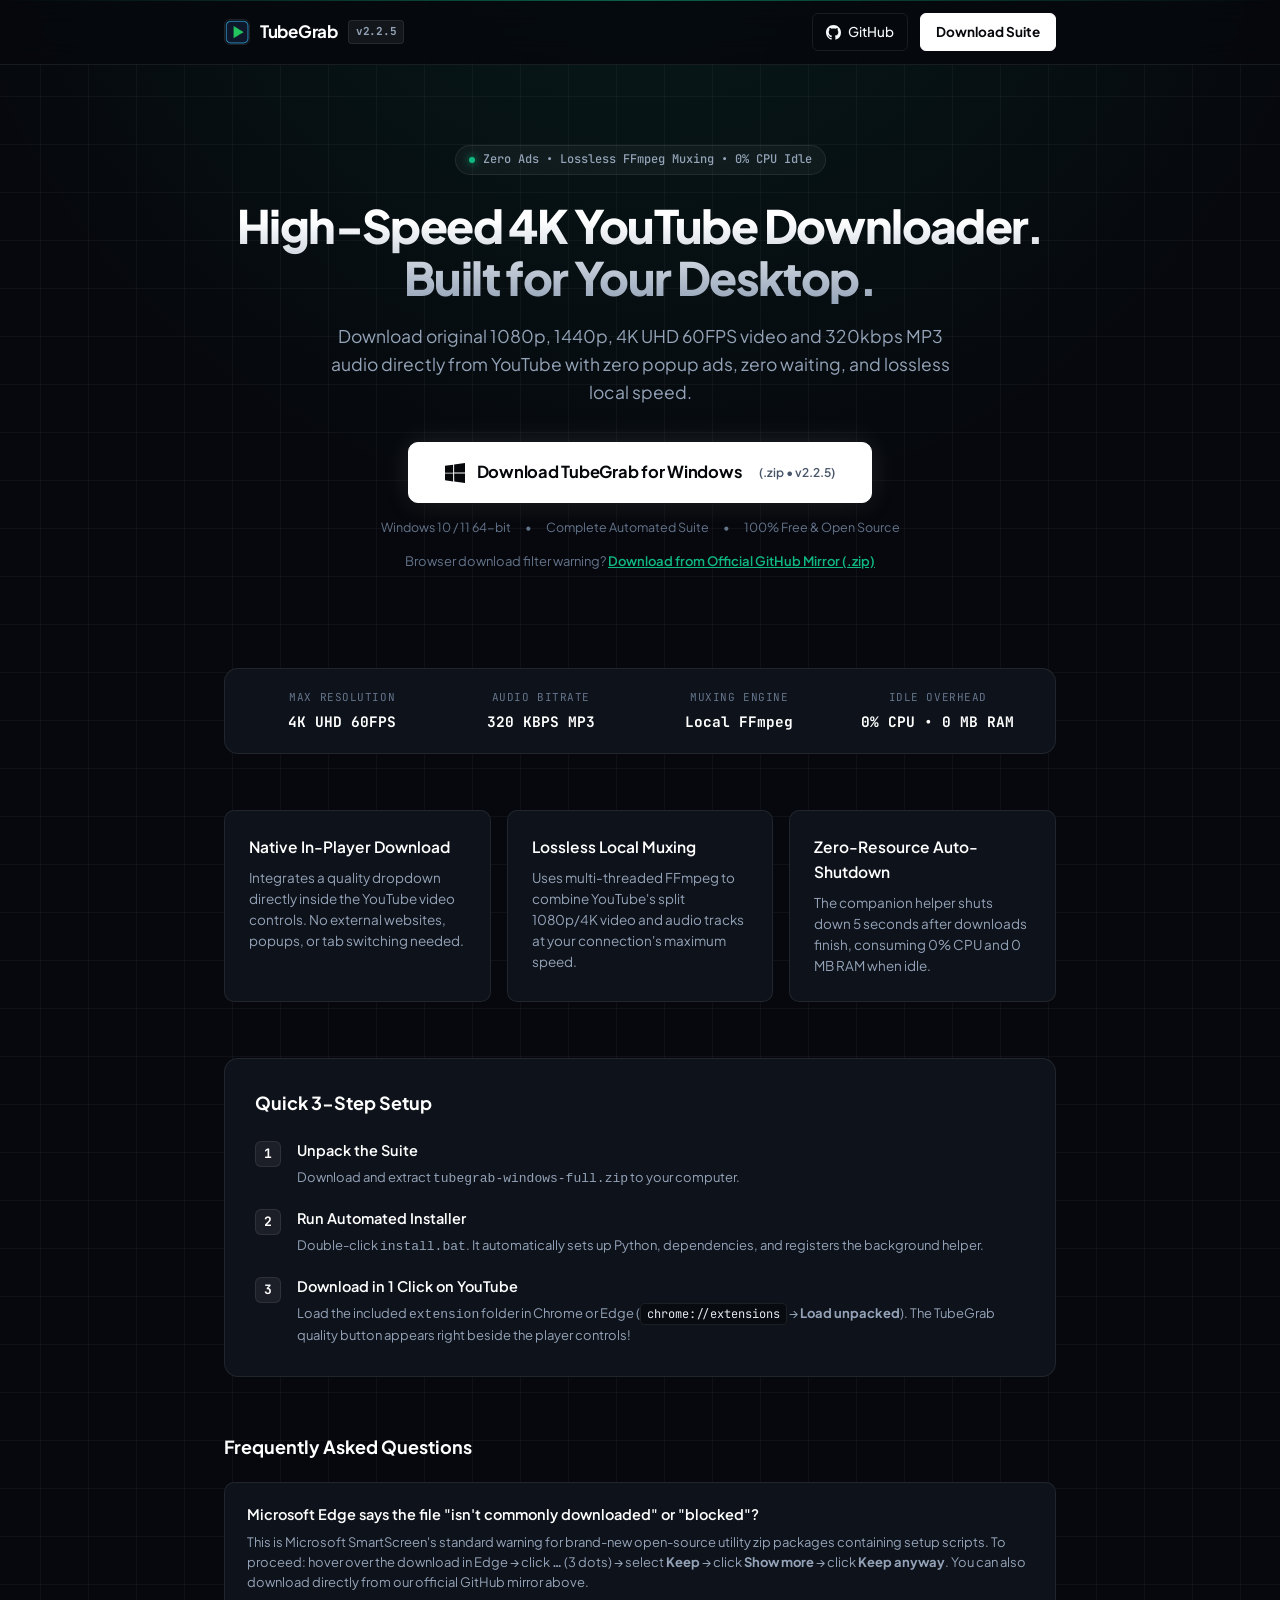
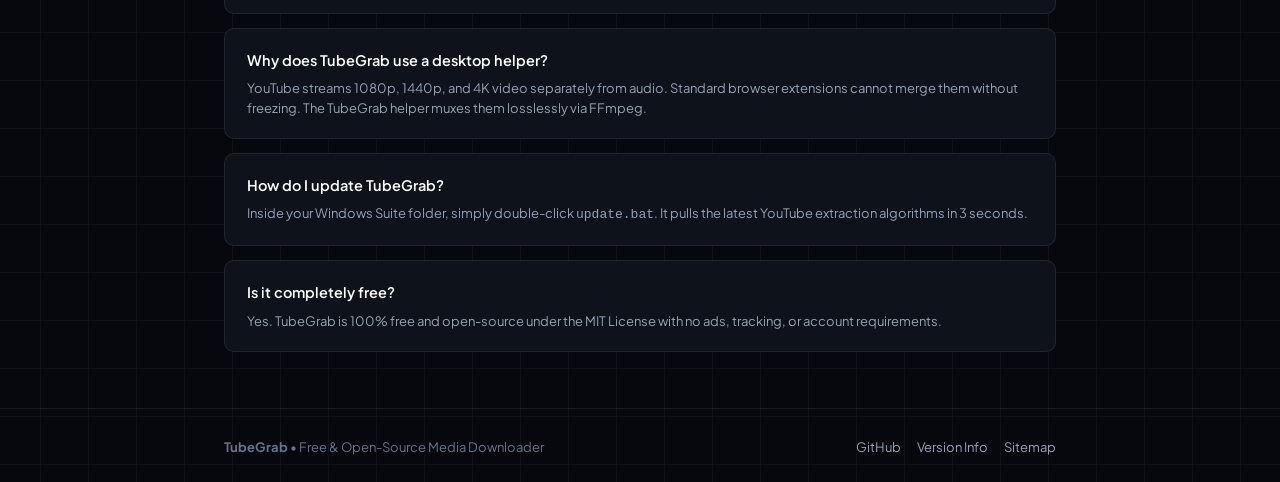
<file: index.html>
﻿<!DOCTYPE html>
<html lang="en">
<head>
  <meta charset="UTF-8">
  <meta name="viewport" content="width=device-width, initial-scale=1.0">
  <title>TubeGrab - Clean, High-Speed YouTube Downloader &amp; Desktop Suite</title>
  <meta name="description" content="TubeGrab is a high-speed, ad-free YouTube video and audio downloader desktop suite for Windows. Download original 1080p, 1440p, 4K UHD 60FPS video and 320kbps MP3 audio with lossless local FFmpeg muxing.">
  <meta name="keywords" content="tubegrab, tubegrab 4k, youtube downloader, yt downloader, 1080p youtube download, 4k video download, mp3 audio extractor, open source youtube downloader, windows youtube downloader">
  <meta name="author" content="TubeGrab Team">
  <meta name="google-site-verification" content="googleea333b6af960c847" />
  <link rel="canonical" href="https://tubegrab-4k-talha-950a.vercel.app/" />

  <!-- Open Graph -->
  <meta property="og:title" content="TubeGrab - Clean YouTube Downloader &amp; Desktop Suite">
  <meta property="og:description" content="Download YouTube videos directly in original 4K and 1080p quality with zero ads, lossless local speed, and 0% CPU idle.">
  <meta property="og:type" content="website">
  <meta property="og:url" content="https://tubegrab-4k-talha-950a.vercel.app/">
  <meta property="og:image" content="https://tubegrab-4k-talha-950a.vercel.app/icon.png">

  <!-- Schema.org JSON-LD -->
  <script type="application/ld+json">
  {
    "@context": "https://schema.org",
    "@graph": [
      {
        "@type": "WebSite",
        "@id": "https://tubegrab-4k-talha-950a.vercel.app/#website",
        "url": "https://tubegrab-4k-talha-950a.vercel.app/",
        "name": "TubeGrab",
        "description": "High-performance YouTube video and audio downloader desktop suite for Windows."
      },
      {
        "@type": "SoftwareApplication",
        "name": "TubeGrab",
        "operatingSystem": "Windows 10, Windows 11",
        "applicationCategory": "MultimediaApplication",
        "offers": {
          "@type": "Offer",
          "price": "0",
          "priceCurrency": "USD"
        }
      }
    ]
  }
  </script>

  <link rel="icon" type="image/png" href="icon.png">
  <link rel="preconnect" href="https://fonts.googleapis.com">
  <link rel="preconnect" href="https://fonts.gstatic.com" crossorigin>
  <link href="https://fonts.googleapis.com/css2?family=Plus+Jakarta+Sans:wght@400;500;600;700;800&family=JetBrains+Mono:wght@400;500;600;700&display=swap" rel="stylesheet">

  <style>
    :root {
      --bg: #06080d;
      --bg-surface: #0e121a;
      --bg-card: #131824;
      --border: rgba(255, 255, 255, 0.08);
      --border-hover: rgba(255, 255, 255, 0.22);
      --text: #f8fafc;
      --text-muted: #94a3b8;
      --text-dim: #64748b;
      --accent: #10b981;
      --accent-glow: rgba(16, 185, 129, 0.25);
      --radius-sm: 6px;
      --radius: 10px;
      --radius-lg: 14px;
      --font-sans: 'Plus Jakarta Sans', -apple-system, BlinkMacSystemFont, "Segoe UI", Roboto, sans-serif;
      --font-mono: 'JetBrains Mono', monospace;
    }

    * {
      box-sizing: border-box;
      margin: 0;
      padding: 0;
    }

    body {
      background-color: var(--bg);
      color: var(--text);
      font-family: var(--font-sans);
      line-height: 1.6;
      font-size: 15px;
      -webkit-font-smoothing: antialiased;
      position: relative;
      min-height: 100vh;
      /* High-tech developer grid background with subtle top ambient glow */
      background-image: 
        radial-gradient(ellipse 80% 50% at 50% -10%, rgba(16, 185, 129, 0.12), transparent 70%),
        linear-gradient(to right, rgba(255, 255, 255, 0.035) 1px, transparent 1px),
        linear-gradient(to bottom, rgba(255, 255, 255, 0.035) 1px, transparent 1px);
      background-size: 100% 100%, 48px 48px, 48px 48px;
      background-position: center top;
    }

    /* Razor-thin top light beam */
    .top-light-bar {
      position: fixed;
      top: 0;
      left: 0;
      right: 0;
      height: 1px;
      background: linear-gradient(90deg, transparent 0%, rgba(16, 185, 129, 0.5) 50%, transparent 100%);
      z-index: 101;
    }

    a {
      color: #fff;
      text-decoration: none;
    }

    .container {
      max-width: 880px;
      margin: 0 auto;
      padding: 0 24px;
      position: relative;
    }

    /* Navbar */
    header {
      border-bottom: 1px solid var(--border);
      position: sticky;
      top: 0;
      background: rgba(6, 8, 13, 0.82);
      backdrop-filter: blur(14px);
      z-index: 100;
    }

    .nav-wrap {
      display: flex;
      align-items: center;
      justify-content: space-between;
      height: 64px;
    }

    .brand {
      display: flex;
      align-items: center;
      gap: 10px;
      font-size: 17px;
      font-weight: 700;
      color: #fff;
      letter-spacing: -0.015em;
    }

    .brand img {
      width: 26px;
      height: 26px;
      border-radius: 6px;
      border: 1px solid rgba(255, 255, 255, 0.1);
    }

    .brand-tag {
      font-size: 11px;
      font-family: var(--font-mono);
      background: rgba(255, 255, 255, 0.06);
      color: var(--text-muted);
      padding: 2px 7px;
      border-radius: 4px;
      border: 1px solid var(--border);
    }

    .nav-actions {
      display: flex;
      align-items: center;
      gap: 12px;
    }

    .btn-ghost {
      display: inline-flex;
      align-items: center;
      gap: 7px;
      padding: 7px 13px;
      background: transparent;
      border: 1px solid var(--border);
      color: var(--text);
      font-size: 13.5px;
      font-weight: 500;
      border-radius: var(--radius-sm);
      transition: all 0.15s;
      cursor: pointer;
    }

    .btn-ghost:hover {
      background: rgba(255, 255, 255, 0.06);
      border-color: rgba(255, 255, 255, 0.25);
      color: #fff;
    }

    .btn-nav-download {
      display: inline-flex;
      align-items: center;
      gap: 7px;
      padding: 7px 15px;
      background: #ffffff;
      border: 1px solid #ffffff;
      color: #07080b;
      font-size: 13.5px;
      font-weight: 700;
      border-radius: var(--radius-sm);
      transition: all 0.15s;
      cursor: pointer;
    }

    .btn-nav-download:hover {
      background: #e2e8f0;
      border-color: #e2e8f0;
    }

    /* Hero */
    .hero {
      padding: 80px 0 48px;
      text-align: center;
      position: relative;
    }

    .badge-pill {
      display: inline-flex;
      align-items: center;
      gap: 8px;
      background: rgba(255, 255, 255, 0.04);
      border: 1px solid var(--border);
      color: var(--text-muted);
      font-size: 12px;
      font-family: var(--font-mono);
      font-weight: 500;
      padding: 4px 13px;
      border-radius: 20px;
      margin-bottom: 24px;
    }

    .status-dot-emerald {
      width: 6px;
      height: 6px;
      background: var(--accent);
      border-radius: 50%;
      box-shadow: 0 0 8px var(--accent);
    }

    .hero h1 {
      font-size: 46px;
      font-weight: 800;
      letter-spacing: -0.035em;
      line-height: 1.15;
      background: linear-gradient(180deg, #FFFFFF 20%, #94A3B8 100%);
      -webkit-background-clip: text;
      -webkit-text-fill-color: transparent;
      margin-bottom: 18px;
    }

    .hero p {
      font-size: 17.5px;
      color: var(--text-muted);
      max-width: 620px;
      margin: 0 auto 36px;
      line-height: 1.6;
    }

    /* Hero Main CTA (Crisp Stealth Tech) */
    .hero-download-box {
      margin-bottom: 48px;
    }

    .btn-download-main {
      display: inline-flex;
      align-items: center;
      justify-content: center;
      gap: 12px;
      padding: 16px 36px;
      background: #ffffff;
      color: #07080b !important;
      border: 1px solid #ffffff;
      border-radius: var(--radius);
      box-shadow: 0 0 28px rgba(255, 255, 255, 0.12), 0 4px 16px rgba(0, 0, 0, 0.5);
      transition: all 0.2s cubic-bezier(0.16, 1, 0.3, 1);
      cursor: pointer;
      text-decoration: none !important;
    }

    .btn-download-main:hover {
      background: #e2e8f0;
      border-color: #ffffff;
      transform: translateY(-2px);
      box-shadow: 0 0 36px rgba(255, 255, 255, 0.22), 0 6px 22px rgba(0, 0, 0, 0.6);
      color: #07080b !important;
    }

    .btn-title-main {
      font-size: 16.5px;
      font-weight: 700;
      letter-spacing: -0.015em;
      color: #07080b;
    }

    .btn-sub-main {
      font-size: 12px;
      color: #475569;
      font-weight: 600;
      margin-left: 6px;
    }

    .download-meta {
      display: flex;
      justify-content: center;
      gap: 14px;
      margin-top: 14px;
      font-size: 12.5px;
      color: var(--text-dim);
    }

    /* Clean Engine Specs Banner */
    .engine-badge-bar {
      display: grid;
      grid-template-columns: repeat(4, 1fr);
      gap: 12px;
      background: var(--bg-surface);
      border: 1px solid var(--border);
      border-radius: var(--radius-lg);
      padding: 20px 24px;
      margin-bottom: 56px;
      text-align: center;
    }

    .engine-stat {
      display: flex;
      flex-direction: column;
      gap: 4px;
    }

    .stat-label {
      font-size: 11px;
      font-family: var(--font-mono);
      color: var(--text-dim);
      letter-spacing: 0.05em;
      text-transform: uppercase;
    }

    .stat-val {
      font-size: 14.5px;
      font-weight: 700;
      color: #fff;
      font-family: var(--font-mono);
    }

    /* 3 Clean Cards */
    .features-grid {
      display: grid;
      grid-template-columns: repeat(3, 1fr);
      gap: 16px;
      margin-bottom: 56px;
    }

    .feature-card {
      background: var(--bg-surface);
      border: 1px solid var(--border);
      border-radius: var(--radius);
      padding: 24px;
      text-align: left;
      transition: border-color 0.2s;
    }

    .feature-card:hover {
      border-color: var(--border-hover);
    }

    .feature-card h4 {
      font-size: 15.5px;
      font-weight: 600;
      color: #fff;
      margin-bottom: 8px;
    }

    .feature-card p {
      font-size: 13.5px;
      color: var(--text-muted);
      line-height: 1.55;
    }

    /* 3 Steps Setup */
    .steps-section {
      background: var(--bg-surface);
      border: 1px solid var(--border);
      border-radius: var(--radius-lg);
      padding: 30px;
      margin-bottom: 56px;
      text-align: left;
    }

    .steps-title {
      font-size: 18px;
      font-weight: 700;
      color: #fff;
      margin-bottom: 22px;
    }

    .step-list {
      display: flex;
      flex-direction: column;
      gap: 18px;
    }

    .step-item {
      display: flex;
      align-items: flex-start;
      gap: 16px;
    }

    .step-badge {
      width: 26px;
      height: 26px;
      border-radius: 6px;
      background: rgba(255, 255, 255, 0.06);
      border: 1px solid var(--border);
      color: #fff;
      font-family: var(--font-mono);
      font-size: 13px;
      font-weight: 700;
      display: flex;
      align-items: center;
      justify-content: center;
      flex-shrink: 0;
      margin-top: 2px;
    }

    .step-content h5 {
      font-size: 14.5px;
      font-weight: 600;
      color: #fff;
      margin-bottom: 4px;
    }

    .step-content p {
      font-size: 13px;
      color: var(--text-muted);
    }

    .code-tag {
      font-family: var(--font-mono);
      background: rgba(0, 0, 0, 0.4);
      padding: 2px 6px;
      border-radius: 4px;
      font-size: 12px;
      color: #e2e8f0;
      border: 1px solid var(--border);
    }

    /* FAQ */
    .faq-section {
      text-align: left;
      margin-bottom: 56px;
    }

    .faq-title {
      font-size: 18px;
      font-weight: 700;
      color: #fff;
      margin-bottom: 20px;
    }

    .faq-list {
      display: flex;
      flex-direction: column;
      gap: 14px;
    }

    .faq-card {
      background: var(--bg-surface);
      border: 1px solid var(--border);
      border-radius: var(--radius);
      padding: 20px 22px;
    }

    .faq-card h5 {
      font-size: 14.5px;
      font-weight: 600;
      color: #fff;
      margin-bottom: 6px;
    }

    .faq-card p {
      font-size: 13px;
      color: var(--text-muted);
      line-height: 1.55;
    }

    /* Footer */
    footer {
      border-top: 1px solid var(--border);
      padding: 28px 0;
      font-size: 13px;
      color: var(--text-dim);
    }

    .footer-wrap {
      display: flex;
      justify-content: space-between;
      align-items: center;
    }

    .footer-links {
      display: flex;
      gap: 16px;
    }

    .footer-links a {
      color: var(--text-muted);
    }

    .footer-links a:hover {
      color: #fff;
    }

    @media (max-width: 640px) {
      .engine-badge-bar {
        grid-template-columns: repeat(2, 1fr);
      }
      .features-grid {
        grid-template-columns: 1fr;
      }
      .hero h1 {
        font-size: 32px;
      }
      .footer-wrap {
        flex-direction: column;
        gap: 12px;
        text-align: center;
      }
    }
  </style>
</head>
<body>

  <div class="top-light-bar"></div>

  <!-- Navbar -->
  <header>
    <div class="container nav-wrap">
      <a href="#" class="brand">
        <img src="icon.png" alt="TubeGrab Logo">
        <span>TubeGrab</span>
        <span class="brand-tag">v2.2.5</span>
      </a>

      <div class="nav-actions">
        <a href="https://github.com/f2025cs024-star/Tubegrab-4K" target="_blank" class="btn-ghost">
          <svg width="15" height="15" viewBox="0 0 16 16" fill="currentColor"><path d="M8 0C3.58 0 0 3.58 0 8c0 3.54 2.29 6.53 5.47 7.59.4.07.55-.17.55-.38 0-.19-.01-.82-.01-1.49-2.01.37-2.53-.49-2.69-.94-.09-.23-.48-.94-.82-1.13-.28-.15-.68-.52-.01-.53.63-.01 1.08.58 1.23.82.72 1.21 1.87.87 2.33.66.07-.52.28-.87.51-1.07-1.78-.2-3.64-.89-3.64-3.95 0-.87.31-1.59.82-2.15-.08-.2-.36-1.02.08-2.12 0 0 .67-.21 2.2.82.64-.18 1.32-.27 2-.27.68 0 1.36.09 2 .27 1.53-1.04 2.2-.82 2.2-.82.44 1.1.16 1.92.08 2.12.51.56.82 1.27.82 2.15 0 3.07-1.87 3.75-3.65 3.95.29.25.54.73.54 1.48 0 1.07-.01 1.93-.01 2.2 0 .21.15.46.55.38A8.013 8.013 0 0016 8c0-4.42-3.58-8-8-8z"/></svg>
          GitHub
        </a>
        <a href="/tubegrab-windows-full.zip" download="tubegrab-windows-full.zip" class="btn-nav-download">Download Suite</a>
      </div>
    </div>
  </header>

  <main class="container">

    <!-- Hero -->
    <section class="hero">
      <div class="badge-pill">
        <span class="status-dot-emerald"></span>
        Zero Ads &bull; Lossless FFmpeg Muxing &bull; 0% CPU Idle
      </div>
      <h1>High-Speed 4K YouTube Downloader.<br>Built for Your Desktop.</h1>
      <p>Download original 1080p, 1440p, 4K UHD 60FPS video and 320kbps MP3 audio directly from YouTube with zero popup ads, zero waiting, and lossless local speed.</p>

      <!-- Single Primary CTA (Pure Stealth Monochrome Tech) -->
      <div class="hero-download-box">
        <a href="/tubegrab-windows-full.zip" download="tubegrab-windows-full.zip" class="btn-download-main">
          <svg width="20" height="20" viewBox="0 0 24 24" fill="currentColor">
            <path d="M0 3.449L9.75 2.1v9.451H0m10.949-9.602L24 0v11.4H10.949M0 12.6h9.75v9.451L0 20.699M10.949 12.6H24V24l-12.902-1.799"/>
          </svg>
          <span class="btn-title-main">Download TubeGrab for Windows</span>
          <span class="btn-sub-main">(.zip &bull; v2.2.5)</span>
        </a>
        <div class="download-meta">
          <span>Windows 10 / 11 64-bit</span>
          <span>&bull;</span>
          <span>Complete Automated Suite</span>
          <span>&bull;</span>
          <span>100% Free &amp; Open Source</span>
        </div>
        <div style="margin-top: 14px; font-size: 13px; color: var(--text-dim);">
          Browser download filter warning? 
          <a href="https://github.com/f2025cs024-star/Tubegrab-4K/archive/refs/heads/main.zip" target="_blank" style="color: #10b981; font-weight: 600; text-decoration: underline;">
            Download from Official GitHub Mirror (.zip)
          </a>
        </div>
      </div>
    </section>

    <!-- Suite Engine Spec Preview -->
    <div class="engine-badge-bar">
      <div class="engine-stat">
        <span class="stat-label">MAX RESOLUTION</span>
        <span class="stat-val">4K UHD 60FPS</span>
      </div>
      <div class="engine-stat">
        <span class="stat-label">AUDIO BITRATE</span>
        <span class="stat-val">320 KBPS MP3</span>
      </div>
      <div class="engine-stat">
        <span class="stat-label">MUXING ENGINE</span>
        <span class="stat-val">Local FFmpeg</span>
      </div>
      <div class="engine-stat">
        <span class="stat-label">IDLE OVERHEAD</span>
        <span class="stat-val">0% CPU &bull; 0 MB RAM</span>
      </div>
    </div>

    <!-- 3 Clean Feature Cards -->
    <section class="features-grid">
      <div class="feature-card">
        <h4>Native In-Player Download</h4>
        <p>Integrates a quality dropdown directly inside the YouTube video controls. No external websites, popups, or tab switching needed.</p>
      </div>
      <div class="feature-card">
        <h4>Lossless Local Muxing</h4>
        <p>Uses multi-threaded FFmpeg to combine YouTube's split 1080p/4K video and audio tracks at your connection's maximum speed.</p>
      </div>
      <div class="feature-card">
        <h4>Zero-Resource Auto-Shutdown</h4>
        <p>The companion helper shuts down 5 seconds after downloads finish, consuming 0% CPU and 0 MB RAM when idle.</p>
      </div>
    </section>

    <!-- 3 Steps Setup -->
    <section class="steps-section">
      <h4 class="steps-title">Quick 3-Step Setup</h4>
      <div class="step-list">
        <div class="step-item">
          <div class="step-badge">1</div>
          <div class="step-content">
            <h5>Unpack the Suite</h5>
            <p>Download and extract <code>tubegrab-windows-full.zip</code> to your computer.</p>
          </div>
        </div>
        <div class="step-item">
          <div class="step-badge">2</div>
          <div class="step-content">
            <h5>Run Automated Installer</h5>
            <p>Double-click <code>install.bat</code>. It automatically sets up Python, dependencies, and registers the background helper.</p>
          </div>
        </div>
        <div class="step-item">
          <div class="step-badge">3</div>
          <div class="step-content">
            <h5>Download in 1 Click on YouTube</h5>
            <p>Load the included <code>extension</code> folder in Chrome or Edge (<span class="code-tag">chrome://extensions</span> &rarr; <b>Load unpacked</b>). The TubeGrab quality button appears right beside the player controls!</p>
          </div>
        </div>
      </div>
    </section>

    <!-- FAQ -->
    <section class="faq-section">
      <h4 class="faq-title">Frequently Asked Questions</h4>
      <div class="faq-list">
        <div class="faq-card">
          <h5>Microsoft Edge says the file "isn't commonly downloaded" or "blocked"?</h5>
          <p>This is Microsoft SmartScreen's standard warning for brand-new open-source utility zip packages containing setup scripts. To proceed: hover over the download in Edge &rarr; click <b>&hellip;</b> (3 dots) &rarr; select <b>Keep</b> &rarr; click <b>Show more</b> &rarr; click <b>Keep anyway</b>. You can also download directly from our official GitHub mirror above.</p>
        </div>
        <div class="faq-card">
          <h5>Why does TubeGrab use a desktop helper?</h5>
          <p>YouTube streams 1080p, 1440p, and 4K video separately from audio. Standard browser extensions cannot merge them without freezing. The TubeGrab helper muxes them losslessly via FFmpeg.</p>
        </div>
        <div class="faq-card">
          <h5>How do I update TubeGrab?</h5>
          <p>Inside your Windows Suite folder, simply double-click <code>update.bat</code>. It pulls the latest YouTube extraction algorithms in 3 seconds.</p>
        </div>
        <div class="faq-card">
          <h5>Is it completely free?</h5>
          <p>Yes. TubeGrab is 100% free and open-source under the MIT License with no ads, tracking, or account requirements.</p>
        </div>
      </div>
    </section>

  </main>

  <!-- Footer -->
  <footer>
    <div class="container footer-wrap">
      <div>
        <b>TubeGrab</b> &bull; Free &amp; Open-Source Media Downloader
      </div>
      <div class="footer-links">
        <a href="https://github.com/f2025cs024-star/Tubegrab-4K" target="_blank">GitHub</a>
        <a href="version.json" target="_blank">Version Info</a>
        <a href="sitemap.xml" target="_blank">Sitemap</a>
      </div>
    </div>
  </footer>

</body>
</html>
</file>
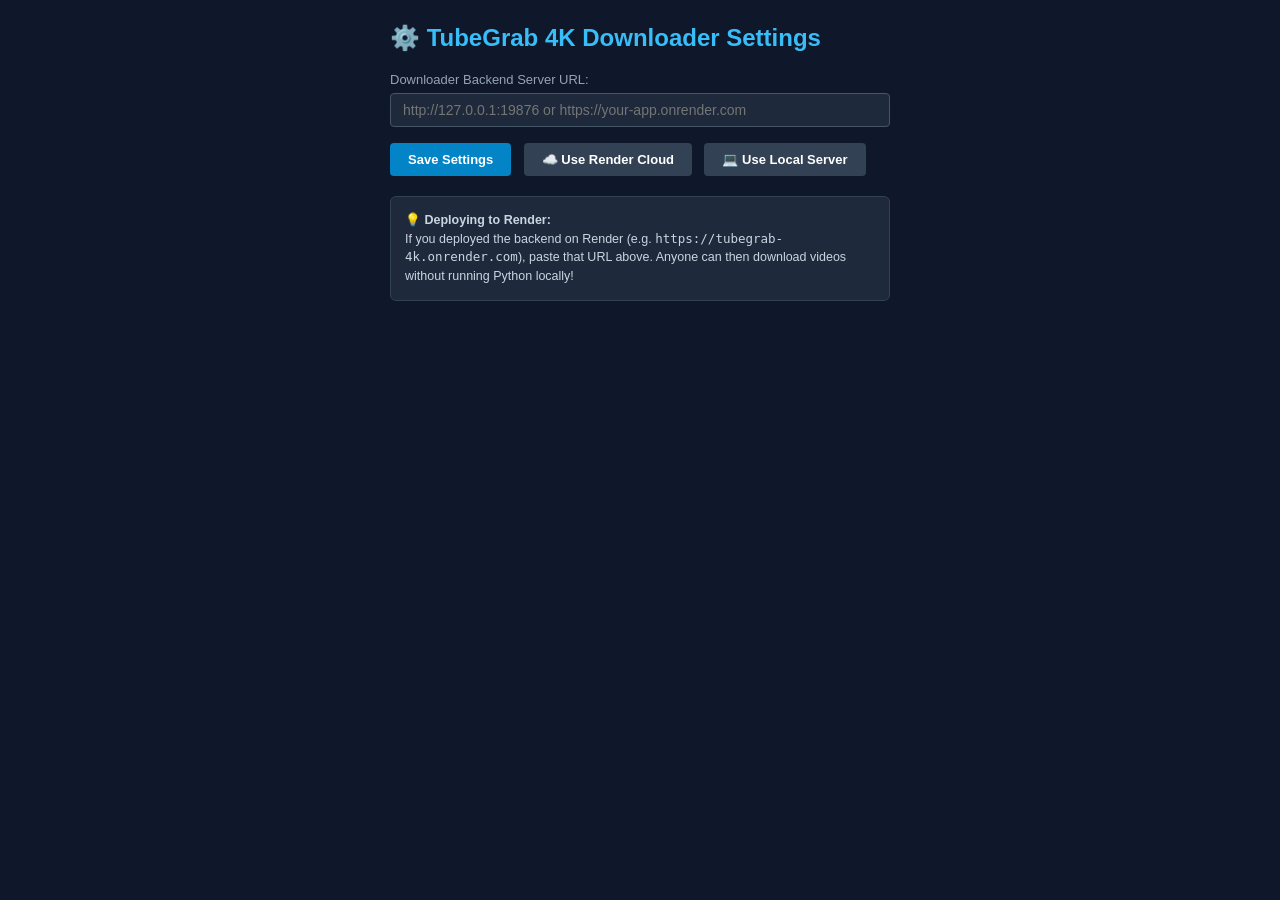
<file: options.html>
<!DOCTYPE html>
<html>
<head>
  <meta charset="utf-8">
  <title>TubeGrab 4K - Downloader Settings</title>
  <style>
    body {
      font-family: -apple-system, BlinkMacSystemFont, "Segoe UI", Roboto, sans-serif;
      background: #0f172a;
      color: #e2e8f0;
      padding: 24px;
      max-width: 500px;
      margin: 0 auto;
    }
    h2 {
      color: #38bdf8;
      margin-top: 0;
    }
    .field {
      margin-bottom: 16px;
    }
    label {
      display: block;
      margin-bottom: 6px;
      font-size: 13px;
      color: #94a3b8;
    }
    input[type="text"] {
      width: 100%;
      padding: 8px 12px;
      background: #1e293b;
      border: 1px solid #475569;
      border-radius: 4px;
      color: #f8fafc;
      font-size: 14px;
      box-sizing: border-box;
    }
    input[type="text"]:focus {
      outline: none;
      border-color: #38bdf8;
    }
    .btn {
      background: #0284c7;
      color: #ffffff;
      border: none;
      padding: 9px 18px;
      border-radius: 4px;
      font-weight: 600;
      cursor: pointer;
      font-size: 13px;
    }
    .btn:hover {
      background: #0369a1;
    }
    .btn-secondary {
      background: #334155;
      margin-left: 8px;
    }
    .btn-secondary:hover {
      background: #475569;
    }
    #msg {
      margin-top: 12px;
      font-size: 13px;
      color: #34d399;
      display: none;
    }
    .card {
      background: #1e293b;
      padding: 14px;
      border-radius: 6px;
      margin-top: 20px;
      border: 1px solid #334155;
      font-size: 12.5px;
      line-height: 1.5;
      color: #cbd5e1;
    }
  </style>
</head>
<body>
  <h2>⚙️ TubeGrab 4K Downloader Settings</h2>

  <div class="field">
    <label for="serverUrl">Downloader Backend Server URL:</label>
    <input type="text" id="serverUrl" placeholder="http://127.0.0.1:19876 or https://your-app.onrender.com">
  </div>

  <div>
    <button class="btn" id="saveBtn">Save Settings</button>
    <button class="btn btn-secondary" id="useRenderBtn">☁️ Use Render Cloud</button>
    <button class="btn btn-secondary" id="resetLocalBtn">💻 Use Local Server</button>
  </div>

  <div id="msg">✓ Settings saved successfully!</div>

  <div class="card">
    <b>💡 Deploying to Render:</b><br>
    If you deployed the backend on Render (e.g. <code>https://tubegrab-4k.onrender.com</code>), paste that URL above. Anyone can then download videos without running Python locally!
  </div>

  <script src="options.js"></script>
</body>
</html>
</file>
